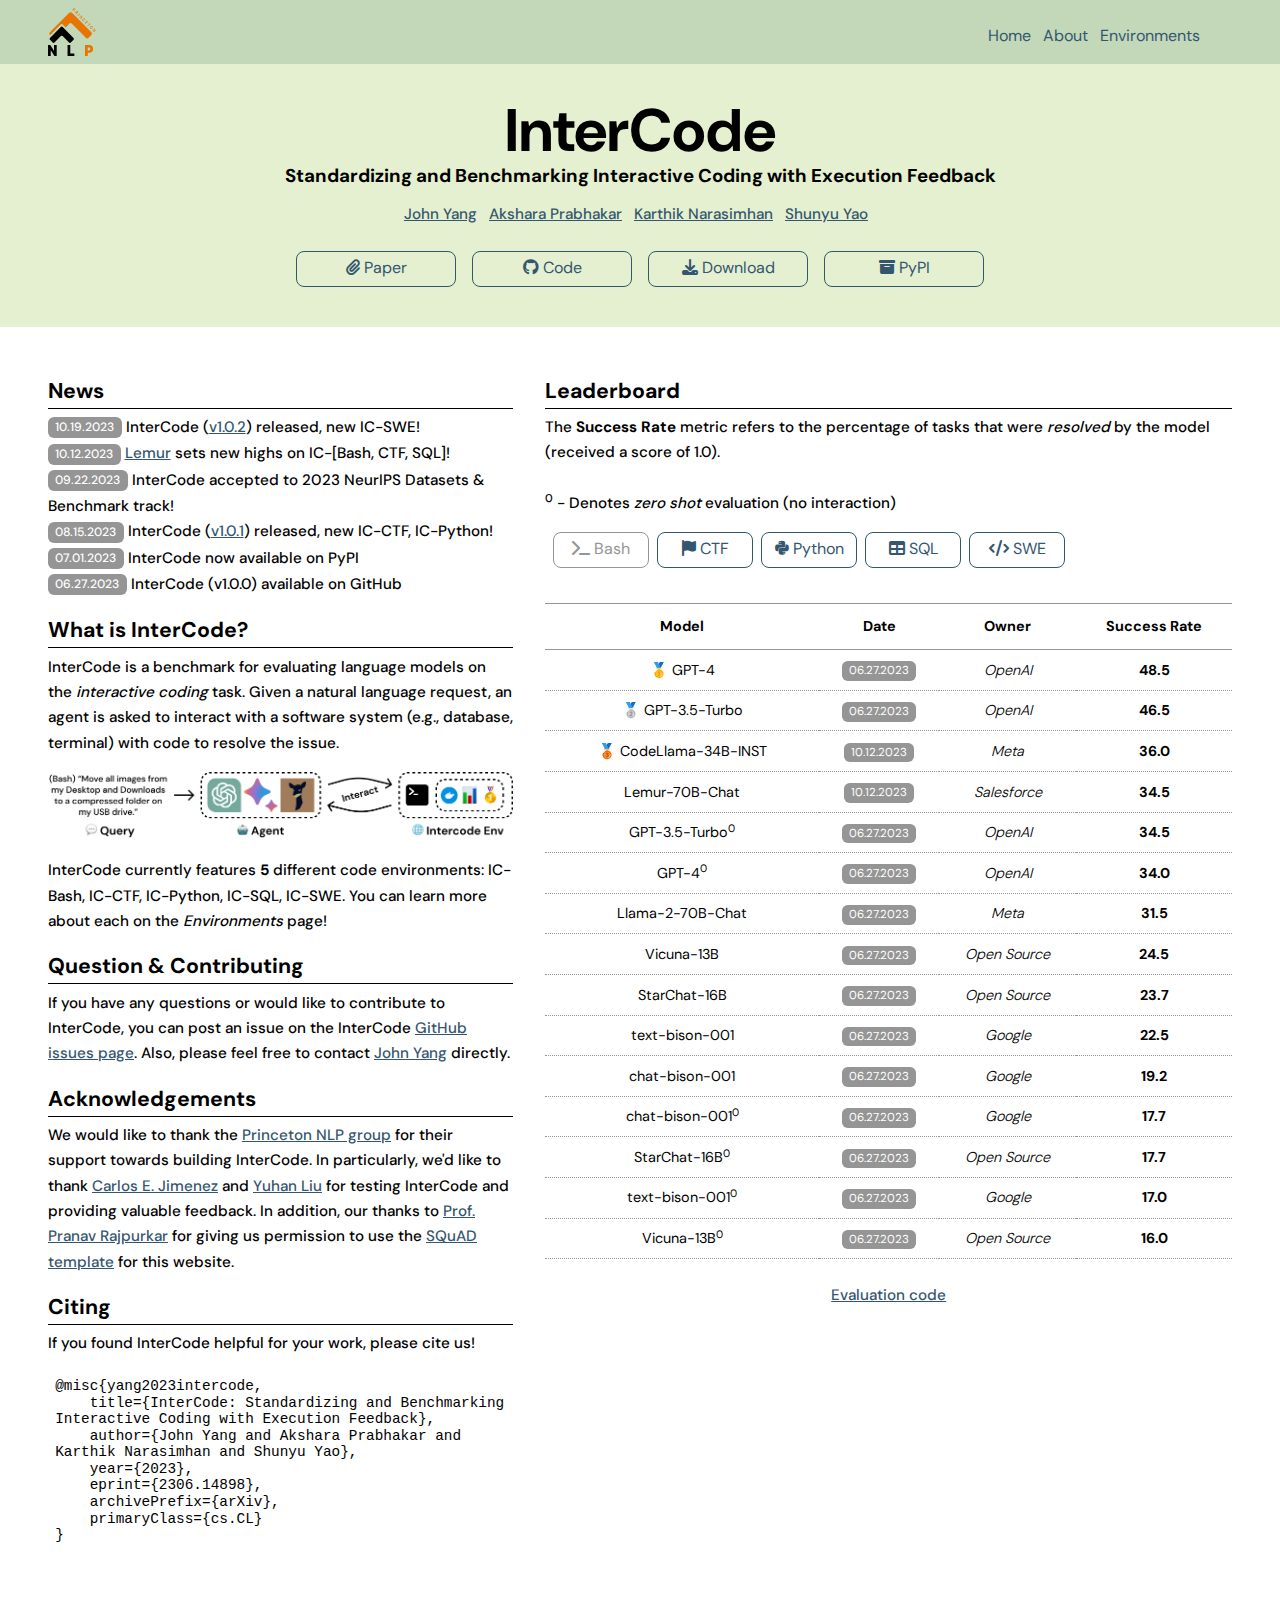
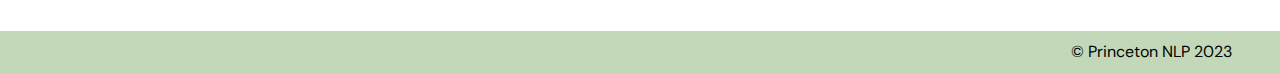
<file: index.html>
<!DOCTYPE html>
<html>
  <head>
    <meta charset="utf-8" />
    <title>InterCode</title>
    <meta name="description" content="InterCode: Standardizing and Benchmarking Interactive Coding with Execution Feedback" />
    <meta http-equiv="X-UA-Compatible" content="IE=edge,chrome=1" />
    <meta name="viewport" content="width=device-width, initial-scale=1, maximum-scale=1, user-scalable=no" />
    <meta property="og:image" content="/logo.png" />
    <!-- <link rel="image_src" type="image/png" href="logo.png" /> -->
    <link rel="shortcut icon" href="favicon.ico" type="image/x-icon" />
    <link rel="icon" href="img/favicon.ico" type="image/x-icon" />
    <link rel="stylesheet" href="css/normalize.css" />
    <link rel="stylesheet" href="css/fonts.css" />
    <link rel="stylesheet" href="css/styles.css" />
    <link rel="stylesheet" href="https://cdnjs.cloudflare.com/ajax/libs/font-awesome/6.2.0/css/all.min.css" integrity="..." crossorigin="anonymous" />
  </head>
  <body>
    <header class="header-container">
      <div class="content-wrapper" style="align-items: center;padding-top:0.5em">
        <img src="img/pnlp-logo.svg" style="width: 3em;" />
        <div class="top-bar">
          <a id="button-home">Home</a>
          &nbsp;
          <a id="button-about">About</a>
          &nbsp;
          <a id="button-envs">Environments</a>
        </div>
      </div>
    </header>
    <section style="background-color: #E4F0D0;">
      <div class="content-wrapper title-wrapper" style="flex-direction:column;">
        <h1 style="font-size:60px;">
          InterCode
        </h1>
        <h3>
          Standardizing and Benchmarking Interactive Coding with Execution Feedback
        </h3>
        <p class="text-content" style="margin-top:1em;">
            <a href="https://john-b-yang.github.io/">John Yang</a> &nbsp;
            <a href="https://aksh555.github.io/">Akshara Prabhakar</a> &nbsp;
            <a href="https://www.cs.princeton.edu/~karthikn/">Karthik Narasimhan</a> &nbsp;
            <a href="https://ysymyth.github.io/">Shunyu Yao</a> &nbsp;
        </p>
        <div class="content-wrapper" style="margin-top:1em;">
            <div class="button-container">
              <a class="button unfilled" href="https://arxiv.org/abs/2306.14898">
                <i class="fa fa-paperclip"></i> Paper
              </a>
            </div>
            <div class="button-container">
              <a class="button unfilled" href="https://github.com/princeton-nlp/intercode">
                <i class="fab fa-github"></i> Code
              </a>
            </div>
            <div class="button-container">
              <a class="button unfilled" href="https://github.com/princeton-nlp/intercode/tree/master/data">
                <i class="fa fa-download"></i> Download
              </a>
            </div>
            <div class="button-container">
              <a class="button unfilled" href="https://pypi.org/project/intercode-bench/">
                <i class="fa fa-archive"></i> PyPI
              </a>
            </div>
        </div>
      </div>
    </section>
    <section class="main-container">
      <!-- Left Column -->
      <div class="content-wrapper">
        <div class="grid-1-2">
          <div class="content-box">
            <h2 class="text-title">News</h2>
            <p class="text-content">
              <span class="label-date">10.19.2023</span>
              InterCode (<a href="https://github.com/princeton-nlp/intercode/blob/master/CHANGELOG.md#102">v1.0.2</a>) released,
              new IC-SWE!
            </p>
            <p class="text-content">
              <span class="label-date">10.12.2023</span>
              <a href="https://arxiv.org/abs/2310.06830">Lemur</a>
              sets new highs on IC-[Bash, CTF, SQL]!
            </p>
            <p class="text-content">
              <span class="label-date">09.22.2023</span>
              InterCode accepted to 2023 NeurIPS Datasets & Benchmark track!
            </p>
            <p class="text-content">
              <span class="label-date">08.15.2023</span>
              InterCode (<a href="https://github.com/princeton-nlp/intercode/blob/master/CHANGELOG.md#101">v1.0.1</a>) released,
              new IC-CTF, IC-Python!
              </a>
            </p>
            <p class="text-content"><span class="label-date">07.01.2023</span> InterCode now available on PyPI</p>
            <p class="text-content"><span class="label-date">06.27.2023</span> InterCode (v1.0.0) available on GitHub</p>
          </div>
          <div class="content-box">
            <h2 class="text-title">What is InterCode?</h2>
            <p class="text-content">
              InterCode is a benchmark for evaluating language models on the <i>interactive coding</i> task.
              Given a natural language request, an agent is asked to interact with a software system
              (e.g., database, terminal) with code to resolve the issue.
            </p>
            <img style="width:100%;margin:1em 0em;" src="img/Preview-Small.png" />
            <p class="text-content">
              InterCode currently features <b>5</b> different code environments: IC-Bash, IC-CTF, IC-Python, IC-SQL, IC-SWE.
              You can learn more about each on the <i>Environments</i> page!
            </p>
          </div>
          <div class="content-box">
            <h2 class="text-title">Question & Contributing</h2>
            <p class="text-content">
              If you have any questions or would like to contribute to InterCode, you can
              post an issue on the InterCode <a href="https://github.com/princeton-nlp/intercode/issues">GitHub issues page</a>.
              Also, please feel free to contact
              <a href="https://john-b-yang.github.io/">John Yang</a> directly.
            </p>
          </div>
          <div class="content-box">
            <h2 class="text-title">Acknowledgements</h2>
            <p class="text-content">
              We would like to thank the
              <a href="https://princeton-nlp.github.io/">Princeton NLP group</a>
              for their support towards building InterCode. In particularly, we'd like to thank
              <a href="http://www.carlosejimenez.com/">Carlos E. Jimenez</a> and 
              <a href="https://liuyuhan1997.github.io/">Yuhan Liu</a> for testing InterCode and
              providing valuable feedback. In addition, our thanks to
              <a href="https://pranavrajpurkar.com/">Prof. Pranav Rajpurkar</a> for giving us permission
              to use the <a href="https://rajpurkar.github.io/SQuAD-explorer/">SQuAD template</a>
              for this website.
            </p>
          </div>
          <div class="content-box">
            <h2 class="text-title">Citing</h2>
            <p class="text-content">
                If you found InterCode helpful for your work, please cite us!
            </p>
            <p class="text-content">
                <pre class="code-segment">@misc{yang2023intercode,
    title={InterCode: Standardizing and Benchmarking Interactive Coding with Execution Feedback}, 
    author={John Yang and Akshara Prabhakar and Karthik Narasimhan and Shunyu Yao},
    year={2023},
    eprint={2306.14898},
    archivePrefix={arXiv},
    primaryClass={cs.CL}
}
                </pre>
            </p>
          </div>
        </div>
        <!-- Right Column -->
        <div class="grid-1-2">
          <div class="content-box">
            <h2 class="text-title">Leaderboard</h2>
            <p class="text-content">
              The <b>Success Rate</b> metric refers to the percentage of tasks
              that were <i>resolved</i> by the model (received a score of 1.0).
              <br><br>
              <sup>0</sup> - Denotes <i>zero shot</i> evaluation (no interaction)
            </p>
            <div class="content-wrapper" style="padding:0;">
              <div class="tablinks button-container button-small" id="tab-bash" onclick="openLeaderboard(event, 'Bash')">
                <a href="#bash" class="button unfilled">
                  <i class="fa fa-terminal"></i> Bash
                </a>
              </div>
              <div class="tablinks button-container button-small" id="tab-ctf" onclick="openLeaderboard(event, 'CTF')">
                <a href="#ctf" class="button unfilled">
                  <i class="fa fa-flag"></i> CTF
                </a>
              </div>
              <div class="tablinks button-container button-small" id="tab-python" onclick="openLeaderboard(event, 'Python')">
                <a href="#ctf" class="button unfilled">
                  <i class="fab fa-python"></i> Python
                </a>
              </div>
              <div class="tablinks button-container button-small" id="tab-sql" onclick="openLeaderboard(event, 'SQL')">
                <a href="#sql" class="button unfilled">
                  <i class="fa fa-table"></i> SQL
                </a>
              </div>
              <div class="tablinks button-container button-small" id="tab-swe" onclick="openLeaderboard(event, 'SWE')">
                <a href="#swe" class="button unfilled">
                  <i class="fa fa-code"></i> SWE
                </a>
              </div>
            </div>
            <div id="Bash" class="tabcontent">
              <table class="content-table">
                <thead><tr><th>Model</th><th>Date</th><th>Owner</th><th>Success Rate</th></tr></thead>
                <tbody>
                  <tr>
                    <td><p class="model-type">🥇 GPT-4</p></td>
                    <td><span class="label-date">06.27.2023</span></td>
                    <td><p class="model-owner">OpenAI</p></td>
                    <td><p class="number">48.5</p></td>
                  </tr>
                  <tr>
                    <td><p class="model-type">🥈 GPT-3.5-Turbo</p></td>
                    <td><span class="label-date">06.27.2023</span></td>
                    <td><p class="model-owner">OpenAI</p></td>
                    <td><p class="number">46.5</p></td>
                  </tr>
                  <tr>
                    <td><p class="model-type">🥉 CodeLlama-34B-INST</p></td>
                    <td><span class="label-date">10.12.2023</span></td>
                    <td><p class="model-owner">Meta</p></td>
                    <td><p class="number">36.0</p></td>
                  </tr>
                  <tr>
                    <td><p class="model-type">Lemur-70B-Chat</p></td>
                    <td><span class="label-date">10.12.2023</span></td>
                    <td><p class="model-owner">Salesforce</p></td>
                    <td><p class="number">34.5</p></td>
                  </tr>
                  <tr>
                    <td><p class="model-type">GPT-3.5-Turbo<sup>0</sup></p></td>
                    <td><span class="label-date">06.27.2023</span></td>
                    <td><p class="model-owner">OpenAI</p></td>
                    <td><p class="number">34.5</p></td>
                  </tr>
                  <tr>
                    <td><p class="model-type">GPT-4<sup>0</sup></p></td>
                    <td><span class="label-date">06.27.2023</span></td>
                    <td><p class="model-owner">OpenAI</p></td>
                    <td><p class="number">34.0</p></td>
                  </tr>
                  <tr>
                    <td><p class="model-type">Llama-2-70B-Chat</p></td>
                    <td><span class="label-date">06.27.2023</span></td>
                    <td><p class="model-owner">Meta</p></td>
                    <td><p class="number">31.5</p></td>
                  </tr>
                  <tr>
                    <td><p class="model-type">Vicuna-13B</p></td>
                    <td><span class="label-date">06.27.2023</span></td>
                    <td><p class="model-owner">Open Source</p></td>
                    <td><p class="number">24.5</p></td>
                  </tr>
                  <tr>
                    <td><p class="model-type">StarChat-16B</p></td>
                    <td><span class="label-date">06.27.2023</span></td>
                    <td><p class="model-owner">Open Source</p></td>
                    <td><p class="number">23.7</p></td>
                  </tr>
                  <tr>
                    <td><p class="model-type">text-bison-001</p></td>
                    <td><span class="label-date">06.27.2023</span></td>
                    <td><p class="model-owner">Google</p></td>
                    <td><p class="number">22.5</p></td>
                  </tr>
                  <tr>
                    <td><p class="model-type">chat-bison-001</p></td>
                    <td><span class="label-date">06.27.2023</span></td>
                    <td><p class="model-owner">Google</p></td>
                    <td><p class="number">19.2</p></td>
                  </tr>
                  <tr>
                    <td><p class="model-type">chat-bison-001<sup>0</sup></p></td>
                    <td><span class="label-date">06.27.2023</span></td>
                    <td><p class="model-owner">Google</p></td>
                    <td><p class="number">17.7</p></td>
                  </tr>
                  <tr>
                    <td><p class="model-type">StarChat-16B<sup>0</sup></p></td>
                    <td><span class="label-date">06.27.2023</span></td>
                    <td><p class="model-owner">Open Source</p></td>
                    <td><p class="number">17.7</p></td>
                  </tr>
                  <tr>
                    <td><p class="model-type">text-bison-001<sup>0</sup></p></td>
                    <td><span class="label-date">06.27.2023</span></td>
                    <td><p class="model-owner">Google</p></td>
                    <td><p class="number">17.0</p></td>
                  </tr>
                  <tr>
                    <td><p class="model-type">Vicuna-13B<sup>0</sup></p></td>
                    <td><span class="label-date">06.27.2023</span></td>
                    <td><p class="model-owner">Open Source</p></td>
                    <td><p class="number">16.0</p></td>
                  </tr>
                </tbody>
              </table>
            </div>
            <div id="CTF" class="tabcontent">
              <table class="content-table">
                <thead><tr><th>Model</th><th>Date</th><th>Owner</th><th>Success Rate</th></tr></thead>
                <tbody>
                  <tr>
                    <td><p class="model-type">🥇 GPT-4</p></td>
                    <td><span class="label-date">10.12.2023</span></td>
                    <td><p class="model-owner">OpenAI</p></td>
                    <td><p class="number">37.0</p></td>
                  </tr>
                  <tr>
                    <td><p class="model-type">🥈 Lemur-70B-Chat</p></td>
                    <td><span class="label-date">10.12.2023</span></td>
                    <td><p class="model-owner">Salesforce</p></td>
                    <td><p class="number">22.0</p></td>
                  </tr>
                  <tr>
                    <td><p class="model-type">🥉 CodeLlama-34B-INST</p></td>
                    <td><span class="label-date">10.12.2023</span></td>
                    <td><p class="model-owner">Meta</p></td>
                    <td><p class="number">16.0</p></td>
                  </tr>
                  <tr>
                    <td><p class="model-type">GPT-3.5-Turbo</p></td>
                    <td><span class="label-date">10.12.2023</span></td>
                    <td><p class="model-owner">OpenAI</p></td>
                    <td><p class="number">11.0</p></td>
                  </tr>
                  <tr>
                    <td><p class="model-type">Llama-2-70B-Chat</p></td>
                    <td><span class="label-date">10.12.2023</span></td>
                    <td><p class="model-owner">Meta</p></td>
                    <td><p class="number">9.0</p></td>
                  </tr>
                </tbody>
              </table>
            </div>
            <div id="Python" class="tabcontent">
              <table class="content-table">
                <thead><tr><th>Model</th><th>Date</th><th>Owner</th><th>Success Rate</th></tr></thead>
                <tbody>
                  <tr>
                    <td>Be the first!</td>
                    <td></td>
                    <td></td>
                    <td></td>
                  </tr>
                </tbody>
              </table>
            </div>
            <div id="SQL" class="tabcontent">
              <table class="content-table">
                <thead><tr><th>Model</th><th>Date</th><th>Owner</th><th>Success Rate</th></tr></thead>
                <tbody>
                  <tr>
                    <td><p class="model-type">🥇 GPT-4</p></td>
                    <td><span class="label-date">06.27.2023</span></td>
                    <td><p class="model-owner">OpenAI</p></td>
                    <td><p class="number">84.4</p></td>
                  </tr>
                  <tr>
                    <td><p class="model-type">🥈 Lemur-70B-Chat</p></td>
                    <td><span class="label-date">10.12.2023</span></td>
                    <td><p class="model-owner">Salesforce</p></td>
                    <td><p class="number">73.39</p></td>
                  </tr>
                  <tr>
                    <td><p class="model-type">🥉 GPT-3.5-Turbo</p></td>
                    <td><span class="label-date">06.27.2023</span></td>
                    <td><p class="model-owner">OpenAI</p></td>
                    <td><p class="number">72.82</p></td>
                  </tr>
                  <tr>
                    <td><p class="model-type">Llama-2-70B-Chat</p></td>
                    <td><span class="label-date">10.12.2023</span></td>
                    <td><p class="model-owner">Meta</p></td>
                    <td><p class="number">67.89</p></td>
                  </tr>
                  <tr>
                    <td><p class="model-type">CodeLlama-34B-INST</p></td>
                    <td><span class="label-date">10.12.2023</span></td>
                    <td><p class="model-owner">Meta</p></td>
                    <td><p class="number">67.79</p></td>
                  </tr>
                  <tr>
                    <td><p class="model-type">text-bison-001</p></td>
                    <td><span class="label-date">06.27.2023</span></td>
                    <td><p class="model-owner">Google</p></td>
                    <td><p class="number">12.9</p></td>
                  </tr>
                  <tr>
                    <td><p class="model-type">text-bison-001<sup>0</sup></p></td>
                    <td><span class="label-date">06.27.2023</span></td>
                    <td><p class="model-owner">Google</p></td>
                    <td><p class="number">11.5</p></td>
                  </tr>
                  <tr>
                    <td><p class="model-type">GPT-3.5-Turbo<sup>0</sup></p></td>
                    <td><span class="label-date">06.27.2023</span></td>
                    <td><p class="model-owner">OpenAI</p></td>
                    <td><p class="number">10.5</p></td>
                  </tr>
                  <tr>
                    <td><p class="model-type">chat-bison-001</p></td>
                    <td><span class="label-date">06.27.2023</span></td>
                    <td><p class="model-owner">Google</p></td>
                    <td><p class="number">9.9</p></td>
                  </tr>
                  <tr>
                    <td><p class="model-type">StarChat-16B</p></td>
                    <td><span class="label-date">06.27.2023</span></td>
                    <td><p class="model-owner">Open Source</p></td>
                    <td><p class="number">9.7</p></td>
                  </tr>
                  <tr>
                    <td><p class="model-type">GPT-4<sup>0</sup></p></td>
                    <td><span class="label-date">06.27.2023</span></td>
                    <td><p class="model-owner">OpenAI</p></td>
                    <td><p class="number">9.1</p></td>
                  </tr>
                  <tr>
                    <td><p class="model-type">StarChat-16B<sup>0</sup></p></td>
                    <td><span class="label-date">06.27.2023</span></td>
                    <td><p class="model-owner">Open Source</p></td>
                    <td><p class="number">8.9</p></td>
                  </tr>
                  <tr>
                    <td><p class="model-type">chat-bison-001<sup>0</sup></p></td>
                    <td><span class="label-date">06.27.2023</span></td>
                    <td><p class="model-owner">Google</p></td>
                    <td><p class="number">7.9</p></td>
                  </tr>
                  <tr>
                    <td><p class="model-type">Vicuna-13B</p></td>
                    <td><span class="label-date">06.27.2023</span></td>
                    <td><p class="model-owner">Open Source</p></td>
                    <td><p class="number">6.3</p></td>
                  </tr>
                  <tr>
                    <td><p class="model-type">Vicuna-13B<sup>0</sup></p></td>
                    <td><span class="label-date">06.27.2023</span></td>
                    <td><p class="model-owner">Open Source</p></td>
                    <td><p class="number">2.6</p></td>
                  </tr>
                </tbody>
              </table>
            </div>
            <div id="SWE" class="tabcontent">
              <table class="content-table">
                <thead><tr><th>Model</th><th>Date</th><th>Owner</th><th>Success Rate</th></tr></thead>
                <tbody>
                  <tr>
                    <td>Be the first!</td>
                    <td></td>
                    <td></td>
                    <td></td>
                  </tr>
                </tbody>
              </table>
            </div>
            <div class="centered-text-container" style="margin-top:1.5em;">
              <p class="text-content centralize-text">
                <a href="https://github.com/princeton-nlp/intercode/tree/master/experiments">Evaluation code</a>
              </p>
            </div>
          </div>
        </div>
      </div>
    </section>
    <footer class="footer-container">
      <div class="content-wrapper">
        <div class="footer-text"><a href="https://princeton-nlp.github.io/">© Princeton NLP 2023</a></div>
      </div>
    </footer>
    <script>
      function openLeaderboard(evt, leaderboard) {
        var i, tabcontent, tablinks;
        // Get elements by class
        tabcontent = document.getElementsByClassName("tabcontent");
        for (i = 0; i < tabcontent.length; i++) {
          tabcontent[i].style.display = "none";
        }
        // Remove active class
        tablinks = document.getElementsByClassName("tablinks");
        for (i = 0; i < tablinks.length; i++) {
          tablinks[i].className = tablinks[i].className.replace(" active", "");
        }
        // Make current tab active
        document.getElementById(leaderboard).style.display = "block";
        evt.currentTarget.className += " active";
      }
      window.onload = function () {
        openLeaderboard(event, "Bash");
        document.getElementById("tab-bash").className += " active";
      };

      var myButton = document.getElementById('button-home');
      myButton.addEventListener('click', function() {
        window.location.href = '/';
      });
      var myButton = document.getElementById('button-about');
      myButton.addEventListener('click', function() {
        window.location.href = 'about.html';
      });
      var myButton = document.getElementById('button-envs');
      myButton.addEventListener('click', function() {
        window.location.href = 'environments.html';
      });
    </script>
  </body>
</html>
</file>
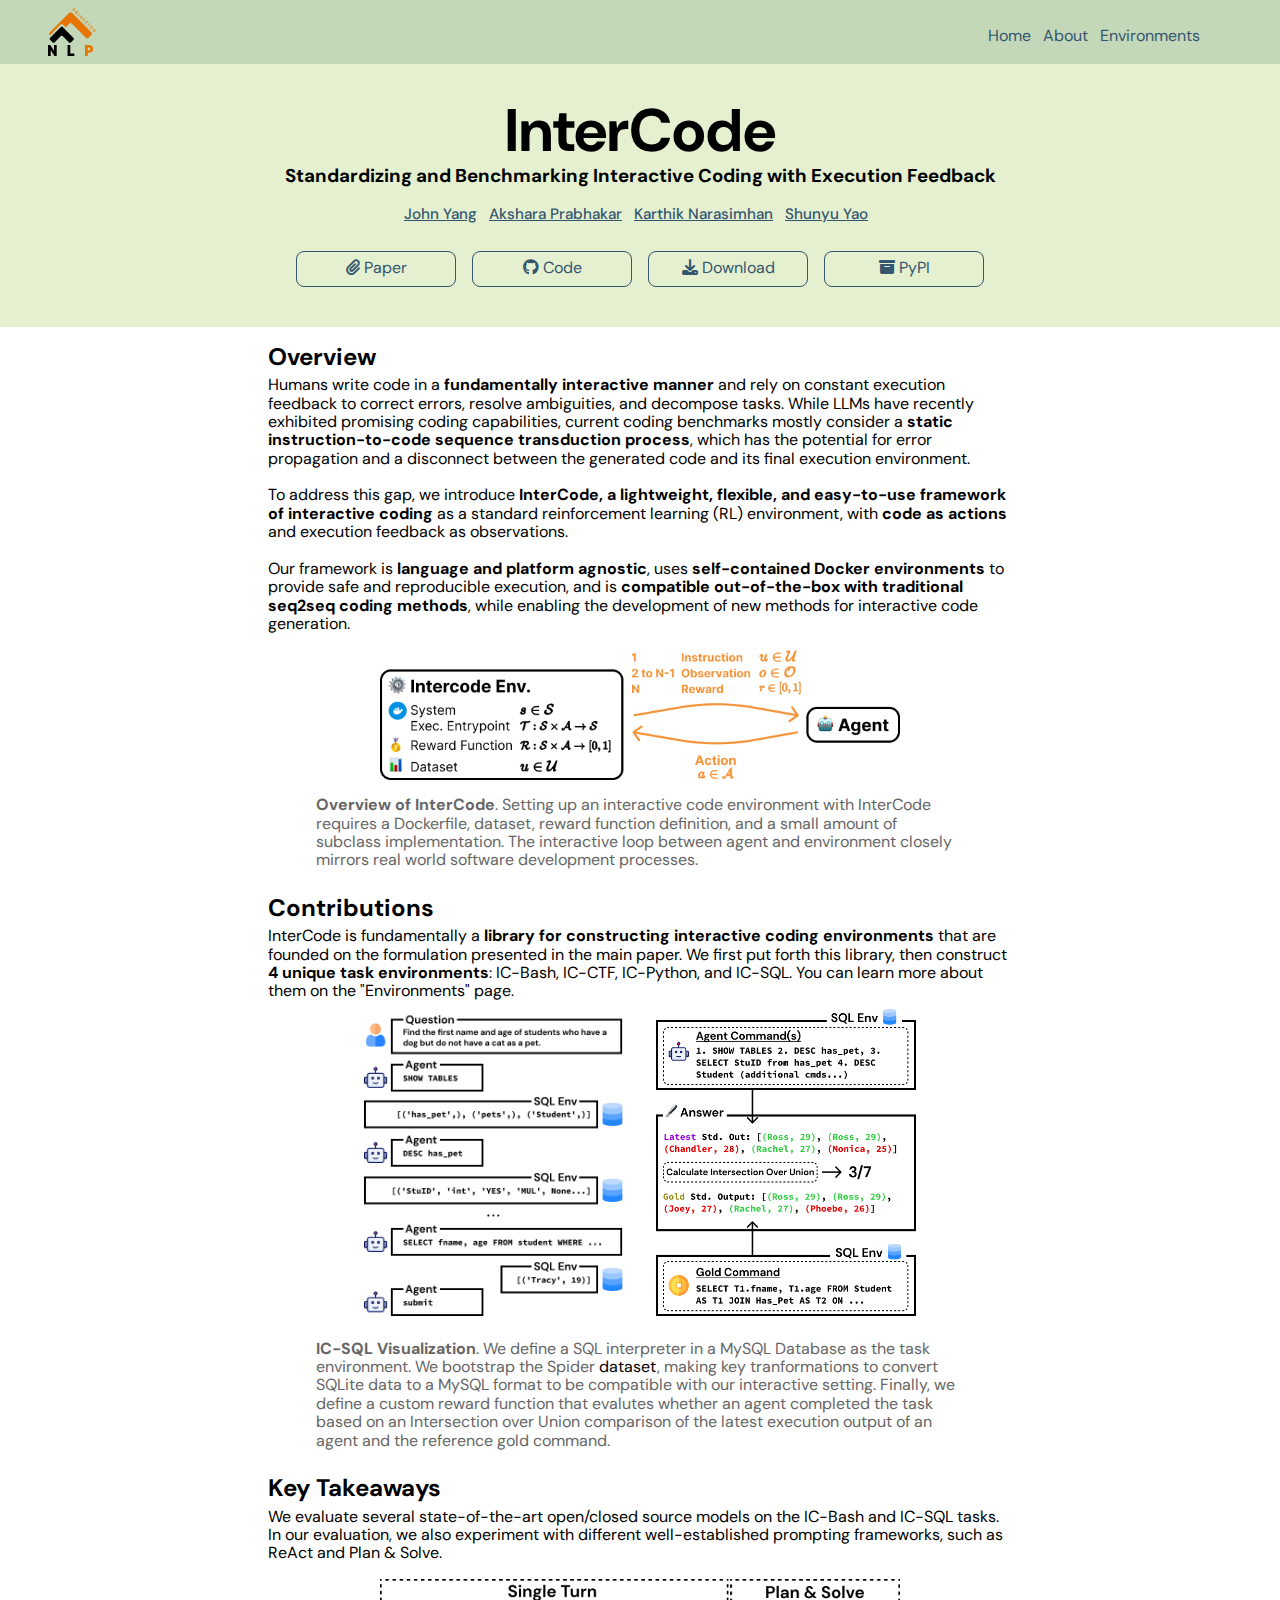
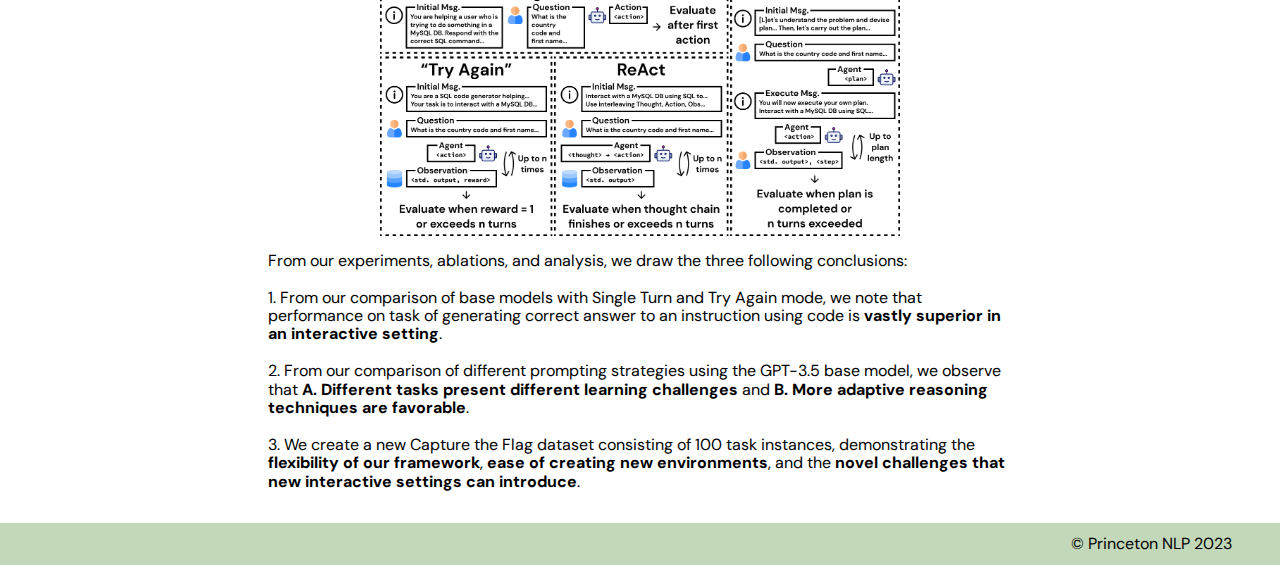
<file: about.html>
<!DOCTYPE html>
<html>
  <head>
    <meta charset="utf-8" />
    <title>InterCode</title>
    <meta name="description" content="InterCode: Standardizing and Benchmarking Interactive Coding with Execution Feedback" />
    <meta http-equiv="X-UA-Compatible" content="IE=edge,chrome=1" />
    <meta name="viewport" content="width=device-width, initial-scale=1, maximum-scale=1, user-scalable=no" />
    <meta property="og:image" content="/logo.png" />
    <!-- <link rel="image_src" type="image/png" href="logo.png" /> -->
    <link rel="shortcut icon" href="favicon.ico" type="image/x-icon" />
    <link rel="icon" href="img/favicon.ico" type="image/x-icon" />
    <link rel="stylesheet" href="css/normalize.css" />
    <link rel="stylesheet" href="css/fonts.css" />
    <link rel="stylesheet" href="css/styles.css" />
    <link rel="stylesheet" href="https://cdnjs.cloudflare.com/ajax/libs/font-awesome/6.2.0/css/all.min.css" integrity="..." crossorigin="anonymous" />
    <!-- Google tag (gtag.js) -->
    <script async src="https://www.googletagmanager.com/gtag/js?id=G-CP6WPVVHH4"></script>
    <script>
      window.dataLayer = window.dataLayer || [];
      function gtag(){dataLayer.push(arguments);}
      gtag('js', new Date());

      gtag('config', 'G-CP6WPVVHH4');
    </script>
  </head>
  <body>
    <header class="header-container">
      <div class="content-wrapper" style="align-items: center;padding-top:0.5em">
        <img src="img/pnlp-logo.svg" style="width: 3em;" />
        <div class="top-bar">
          <a id="button-home">Home</a>
          &nbsp;
          <a id="button-about">About</a>
          &nbsp;
          <a id="button-envs">Environments</a>
        </div>
      </div>
    </header>
    <section style="background-color: #E4F0D0;">
      <div class="content-wrapper title-wrapper" style="flex-direction:column;">
        <h1 style="font-size:60px;">
          InterCode
        </h1>
        <h3>
          Standardizing and Benchmarking Interactive Coding with Execution Feedback
        </h3>
        <p class="text-content" style="margin-top:1em;">
            <a href="https://john-b-yang.github.io/">John Yang</a> &nbsp;
            <a href="https://aksh555.github.io/">Akshara Prabhakar</a> &nbsp;
            <a href="https://www.cs.princeton.edu/~karthikn/">Karthik Narasimhan</a> &nbsp;
            <a href="https://ysymyth.github.io/">Shunyu Yao</a> &nbsp;
        </p>
        <div class="content-wrapper" style="margin-top:1em;">
            <div class="button-container">
              <a class="button unfilled" href="https://arxiv.org/abs/2306.14898">
                <i class="fa fa-paperclip"></i> Paper
              </a>
            </div>
            <div class="button-container">
              <a class="button unfilled" href="https://github.com/princeton-nlp/intercode">
                <i class="fab fa-github"></i> Code
              </a>
            </div>
            <div class="button-container">
              <a class="button unfilled" href="https://github.com/princeton-nlp/intercode/tree/master/data">
                <i class="fa fa-download"></i> Download
              </a>
            </div>
            <div class="button-container">
              <a class="button unfilled" href="https://pypi.org/project/intercode-bench/">
                <i class="fa fa-archive"></i> PyPI
              </a>
            </div>
        </div>
      </div>
    </section>
    <section class="main-container">
      <div class="content-wrapper about">
        <h2 style="margin-bottom:0.25em;">Overview</h2>
        <p>
          Humans write code in a <b>fundamentally interactive manner</b> and rely on constant execution feedback to correct errors, resolve ambiguities, and decompose tasks.
          While LLMs have recently exhibited promising coding capabilities, current coding benchmarks mostly consider a <b>static instruction-to-code sequence transduction process</b>, which has the potential for error propagation and a disconnect between the generated code and its final execution environment.
          <br><br>
          To address this gap, we introduce <b>InterCode, a lightweight, flexible, and easy-to-use framework of interactive coding</b> as a standard reinforcement learning (RL) environment, with <b>code as actions</b> and execution feedback as observations.
          <br><br>
          Our framework is <b>language and platform agnostic</b>, uses <b>self-contained Docker environments</b> to provide safe and reproducible execution, and is <b>compatible out-of-the-box with traditional seq2seq coding methods</b>, while enabling the development of new methods for interactive code generation.
        </p>
        <img src="img/Formulation.png" class="image-content" />
        <p class="caption">
          <b>Overview of InterCode</b>. Setting up an interactive code environment with InterCode requires a
          Dockerfile, dataset, reward function definition, and a small amount of subclass implementation. The
          interactive loop between agent and environment closely mirrors real world software development processes.
        </p>
        <h2 style="margin-bottom:0.25em;margin-top:1em;">Contributions</h2>
        <p>
          InterCode is fundamentally a <b>library for constructing interactive coding environments</b> that are founded on the formulation presented in the main paper. We first put forth this library, then construct <b>4 unique task environments</b>: IC-Bash, IC-CTF, IC-Python, and IC-SQL. You can learn more about them on the "Environments" page.
        </p>
        <div class="image-pair">
          <img src="img/Traj-SQL.png" style="width:35%;vertical-align:top;margin-right:1em;" />
          <img src="img/Reward-SQL.png" style="width:35%;vertical-align:top;margin-left:1em;" />
        </div>
        <p class="caption">
          <b>IC-SQL Visualization</b>. We define a SQL interpreter in a MySQL Database as the task environment. We bootstrap the Spider <a href="https://yale-lily.github.io/spider">dataset</a>, making key tranformations to convert SQLite data to a MySQL format to be compatible with our interactive setting. Finally, we define a custom reward function that evalutes whether an agent completed the task based on an Intersection over Union comparison of the latest execution output of an agent and the reference gold command.
        </p>
        <h2 style="margin-bottom:0.25em;margin-top:1em;">Key Takeaways</h2>
        <p>
          We evaluate several state-of-the-art open/closed source models on the IC-Bash and IC-SQL tasks. In our evaluation, we also experiment with different well-established prompting frameworks, such as ReAct and Plan & Solve.
        </p>
        <img src="img/Approaches.png" class="image-content" />
        <p style="margin-top:1em;">
          From our experiments, ablations, and analysis, we draw the three following conclusions:
          <br><br>
          1. From our comparison of base models with Single Turn and Try Again mode, we note that performance on task of generating correct answer to an instruction using code is <b>vastly superior in an interactive setting</b>.
          <br><br>
          2. From our comparison of different prompting strategies using the GPT-3.5 base model, we observe that <b>A. Different tasks present different learning challenges</b> and <b>B. More adaptive reasoning techniques are favorable</b>.
          <br><br>
          3. We create a new Capture the Flag dataset consisting of 100 task instances, demonstrating the <b>flexibility of our framework</b>, <b>ease of creating new environments</b>, and the <b>novel challenges that new interactive settings can introduce</b>.
        </p>
      </div>
    </section>
    <footer class="footer-container">
      <div class="content-wrapper">
        <div class="footer-text">
          <a href="https://princeton-nlp.github.io/">
            © Princeton NLP 2023
          </a>
        </div>
      </div>
    </footer>
    <script>
      var myButton = document.getElementById('button-home');
      myButton.addEventListener('click', function() {
        window.location.href = '/';
      });
      var myButton = document.getElementById('button-about');
      myButton.addEventListener('click', function() {
        window.location.href = 'about.html';
      });
      var myButton = document.getElementById('button-envs');
      myButton.addEventListener('click', function() {
        window.location.href = 'environments.html';
      });
    </script>
  </body>
</html>
</file>
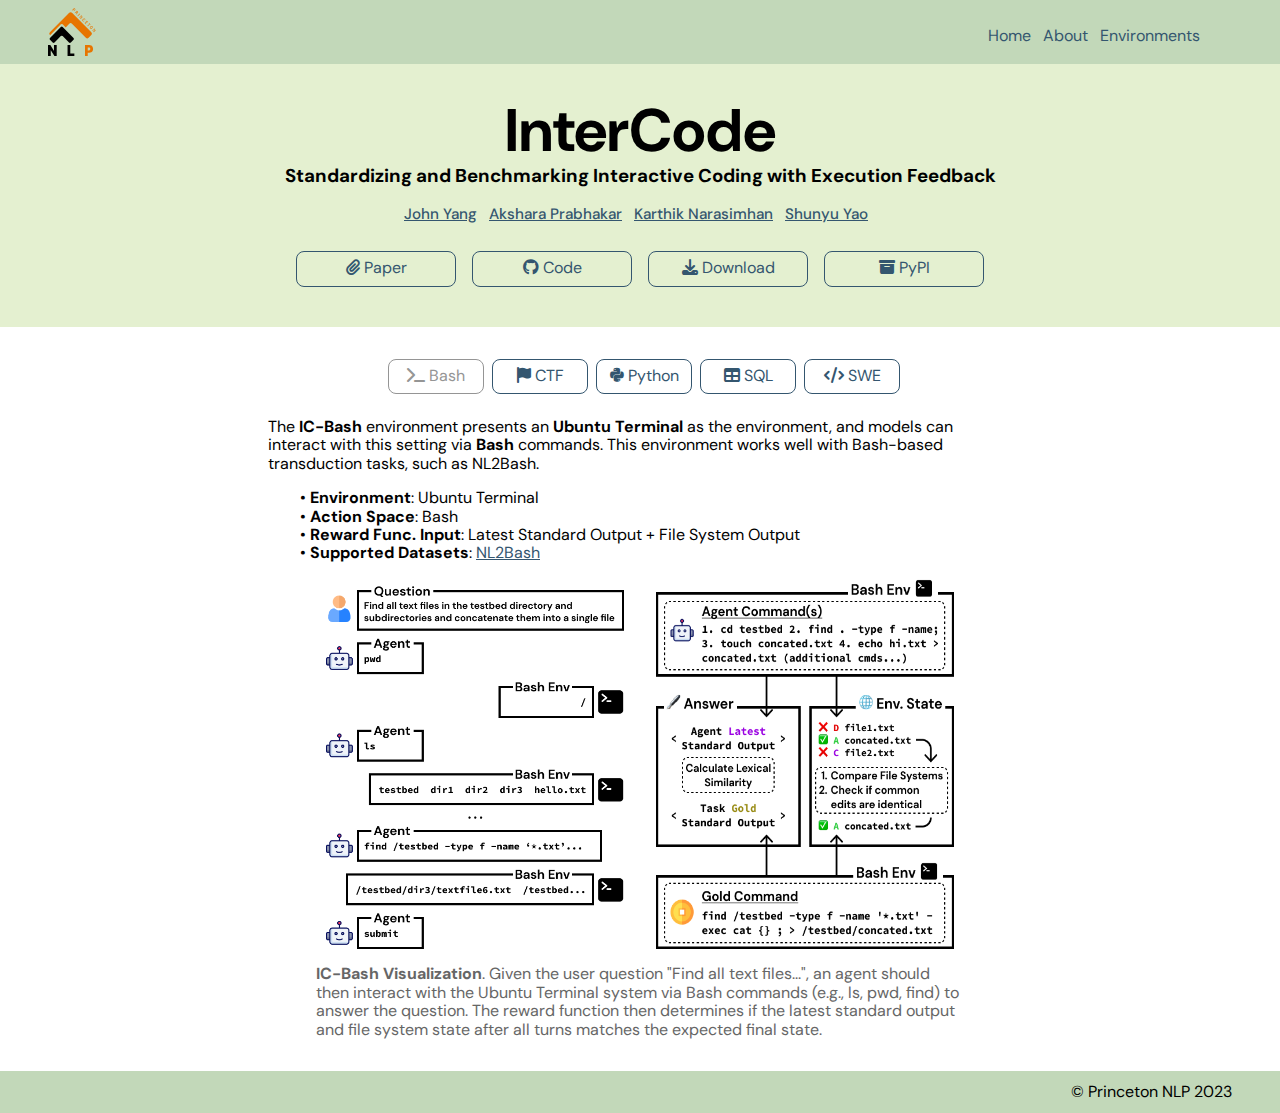
<file: environments.html>
<!DOCTYPE html>
<html>
  <head>
    <meta charset="utf-8" />
    <title>InterCode</title>
    <meta name="description" content="InterCode: Standardizing and Benchmarking Interactive Coding with Execution Feedback" />
    <meta http-equiv="X-UA-Compatible" content="IE=edge,chrome=1" />
    <meta name="viewport" content="width=device-width, initial-scale=1, maximum-scale=1, user-scalable=no" />
    <meta property="og:image" content="/logo.png" />
    <!-- <link rel="image_src" type="image/png" href="logo.png" /> -->
    <link rel="shortcut icon" href="favicon.ico" type="image/x-icon" />
    <link rel="icon" href="img/favicon.ico" type="image/x-icon" />
    <link rel="stylesheet" href="css/normalize.css" />
    <link rel="stylesheet" href="css/fonts.css" />
    <link rel="stylesheet" href="css/styles.css" />
    <link rel="stylesheet" href="https://cdnjs.cloudflare.com/ajax/libs/font-awesome/6.2.0/css/all.min.css" integrity="..." crossorigin="anonymous" />
  </head>
  <body>
    <header class="header-container">
      <div class="content-wrapper header">
        <img src="img/pnlp-logo.svg" style="width: 3em;" />
        <div class="top-bar">
          <a id="button-home">Home</a>
          &nbsp;
          <a id="button-about">About</a>
          &nbsp;
          <a id="button-envs">Environments</a>
        </div>
      </div>
    </header>
    <section style="background-color: #E4F0D0;">
      <div class="content-wrapper title-wrapper" style="flex-direction:column;">
        <h1 style="font-size:60px;">
          InterCode
        </h1>
        <h3>
          Standardizing and Benchmarking Interactive Coding with Execution Feedback
        </h3>
        <p class="text-content" style="margin-top:1em;">
            <a href="https://john-b-yang.github.io/">John Yang</a> &nbsp;
            <a href="https://aksh555.github.io/">Akshara Prabhakar</a> &nbsp;
            <a href="https://www.cs.princeton.edu/~karthikn/">Karthik Narasimhan</a> &nbsp;
            <a href="https://ysymyth.github.io/">Shunyu Yao</a> &nbsp;
        </p>
        <div class="content-wrapper" style="margin-top:1em;">
            <div class="button-container">
              <a class="button unfilled" href="https://arxiv.org/abs/2306.14898">
                <i class="fa fa-paperclip"></i> Paper
              </a>
            </div>
            <div class="button-container">
              <a class="button unfilled" href="https://github.com/princeton-nlp/intercode">
                <i class="fab fa-github"></i> Code
              </a>
            </div>
            <div class="button-container">
              <a class="button unfilled" href="https://github.com/princeton-nlp/intercode/tree/master/data">
                <i class="fa fa-download"></i> Download
              </a>
            </div>
            <div class="button-container">
              <a class="button unfilled" href="https://pypi.org/project/intercode-bench/">
                <i class="fa fa-archive"></i> PyPI
              </a>
            </div>
        </div>
      </div>
    </section>
    <section class="main-container">
      <div class="content-wrapper" style="justify-content: center;align-items: center;">
        <div class="tablinks button-container button-small" id="tab-bash" onclick="openLeaderboard(event, 'Bash')">
          <a href="#bash" class="button unfilled">
            <i class="fa fa-terminal"></i> Bash
          </a>
        </div>
        <div class="tablinks button-container button-small" id="tab-ctf" onclick="openLeaderboard(event, 'CTF')">
          <a href="#ctf" class="button unfilled">
            <i class="fa fa-flag"></i> CTF
          </a>
        </div>
        <div class="tablinks button-container button-small" id="tab-python" onclick="openLeaderboard(event, 'Python')">
          <a href="#ctf" class="button unfilled">
            <i class="fab fa-python"></i> Python
          </a>
        </div>
        <div class="tablinks button-container button-small" id="tab-sql" onclick="openLeaderboard(event, 'SQL')">
          <a href="#sql" class="button unfilled">
            <i class="fa fa-table"></i> SQL
          </a>
        </div>
        <div class="tablinks button-container button-small" id="tab-swe" onclick="openLeaderboard(event, 'SWE')">
          <a href="#swe" class="button unfilled">
            <i class="fa fa-code"></i> SWE
          </a>
        </div>
      </div>
      <div class="content-wrapper envs" style="margin-top:1em;">
        <div id="Bash" class="tabcontent">
          <p>
            The <b>IC-Bash</b> environment presents an <b>Ubuntu Terminal</b> as the environment, and models can interact with this setting via <b>Bash</b> commands. This environment works well with Bash-based transduction tasks, such as NL2Bash.
          </p>
          <p class="points">
            &bullet; <b>Environment</b>: Ubuntu Terminal<br>
            &bullet; <b>Action Space</b>: Bash<br>
            &bullet; <b>Reward Func. Input</b>: Latest Standard Output + File System Output<br>
            &bullet; <b>Supported Datasets</b>: <a href="https://github.com/princeton-nlp/intercode/tree/master/data/bash/nl2bash">NL2Bash</a>
          </p>
          <div class="image-pair">
            <img src="img/Traj-Bash.png" style="width:40%;vertical-align:top;margin-right:1em;" />
            <img src="img/Reward-Bash.png" style="width:40%;vertical-align:top;margin-left:1em;" />
          </div>
          <p class="caption">
            <b>IC-Bash Visualization</b>. Given the user question "Find all text files...", an agent should then interact with the Ubuntu Terminal system via Bash commands (e.g., ls, pwd, find) to answer the question. The reward function then determines if the latest standard output and file system state after all turns matches the expected final state.
          </p>
        </div>
        <div id="CTF" class="tabcontent">
          <p>
            The <b>IC-CTF</b> environment presents an <b>Ubuntu Terminal</b> as the environment, and models can interact with this setting via <b>Bash</b> and <b>Python</b> commands. The goal, which mirrors the real-world <a href="https://en.wikipedia.org/wiki/Capture_the_flag_(cybersecurity)">cybersecurity game</a>, is to find and submit a <b>flag</b> (a text string) hidden in the system.
          </p>
          <p style="margin-top:1em;">
            The CTF dataset is unique in that it essentially <b>requires interaction</b> for task completion.
            For the majority of tasks, it's likely that a <b>model must try out multiple solutions</b> that lead to dead ends before executing a successful approach.
            <b>Single turn task completion is impossible</b> with the exception of the easiest instances.
          </p>
          <p class="points">
            &bullet; <b>Environment</b>: Ubuntu Terminal<br>
            &bullet; <b>Action Space</b>: Bash, Python<br>
            &bullet; <b>Reward Func. Input</b>: Submission of <i>Flag</i><br>
            &bullet; <b>Supported Datasets</b>: <a href="https://github.com/princeton-nlp/intercode/tree/master/data/ctf">InterCode-CTF</a>
          </p>
          <img src="img/Traj-CTF.png" style="width:100%;" />
          <p class="caption">
            <b>IC-CTF Visualization</b>. Each IC-CTF task has a unique set of digital assets (e.g., files, folders, executables) made available to the agent. The agent can interact with the environment via Bash and Python commands to find the flag. The reward function determines checks if the flag is correct.
          </p>
        </div>
        <div id="Python" class="tabcontent">
          <p>
            The <b>IC-Python</b> environment presents a <b>Python Interpreter</b> as the environment, and models can interact with this setting via <b>Python</b> commands. This environment leverages Python-based transduction and code completion datasets.
          </p>
          <p class="points">
            &bullet; <b>Environment</b>: Python 3.9 Interpreter<br>
            &bullet; <b>Action Space</b>: Python<br>
            &bullet; <b>Reward Func. Input</b>: Latest Standard Output<br>
            &bullet; <b>Supported Datasets</b>:
              <a href="https://github.com/princeton-nlp/intercode/tree/master/data/python/apps">APPS</a>, <a href="https://github.com/princeton-nlp/intercode/tree/master/data/python/mbpp">MBPP</a>
          </p>
          <div class="image-pair">
            <img src="img/Traj-Py.png" style="width:40%;vertical-align:top;margin-right:1em;" />
            <img src="img/Reward-Py.png" style="width:40%;height:auto;vertical-align:top;margin-left:1em;" />
          </div>
          <p class="caption">
            <b>IC-Python Visualization</b>. In this setting, an agent interacts with a Python Interpreter to 1. implement the requested method and 2. write test cases to determine if the function is working correctly. Upon submission, the reward function then evaluates the agent's implementation with a set of unit tests.
          </p>
        </div>
        <div id="SQL" class="tabcontent">
          <p>
            The <b>IC-SQL</b> environment presents a <b>MySQL Database</b> as the environment, and models can interact with this setting via <b>SQL</b> commands. This environment leverages SQL-based transduction tasks.
          </p>
          <p class="points">
            &bullet; <b>Environment</b>: MySQL Database<br>
            &bullet; <b>Action Space</b>: SQL<br>
            &bullet; <b>Reward Func. Input</b>: Latest Standard Output<br>
            &bullet; <b>Supported Datasets</b>: <a href="https://github.com/princeton-nlp/intercode/tree/master/data/sql/spider">Spider</a>, <a href="https://github.com/princeton-nlp/intercode/tree/master/data/sql/wikisql">WikiSQL</a>, <a href="https://github.com/princeton-nlp/intercode/tree/master/data/sql/bird">BIRD-SQL</a>
          </p>
          <div class="image-pair">
            <img src="img/Traj-SQL.png" style="width:40%;vertical-align:top;margin-right:1em;" />
            <img src="img/Reward-SQL.png" style="width:40%;vertical-align:top;margin-left:1em;" />
          </div>
          <p class="caption">
            <b>IC-SQL Visualization</b>. We define a SQL interpreter in a MySQL Database as the task environment. An agent interacts with SQL commands (e.g., DESCRIBE, SELECT, SHOW) to answer the question. The reward function compares the latest standard output to the expected standard output via an intersection over union (IoU) to determine how many records match correctly.
          </p>
        </div>
        <div id="SWE" class="tabcontent">
          <p>
            The <b>IC-SWE</b> environment presents a <b>Ubuntu Terminal</b> as the environment, and models can interact with this setting via <b>Bash</b> commands. This setting is created to support <b>agent-based approaches</b> to solving the SWE-bench task.
          </p>
          <p style="margin-top:1em;">
            The <a href="https://swe-bench.github.io/">SWE-bench task</a>
            gives a model a <b>codebase</b> along with an <b>issue</b> describing a problem with the codebase.
            The model must then <b>fix the issue</b> by editing codebase files (via creating and applying <i>patch</i> files).
            To evaluate the quality of the fix, a set of unit tests are then run on the codebase. 
          </p>
          <p style="margin-top:1em;">
            As of 10.19.2023, there are <b>no</b> formal agent-based approaches to solving SWE-bench.
            If you would like to collaborate on this task or propose a solution, please reach out to <a href="https://john-b-yang.github.io/">John Yang</a> for more details on ongoing work or instructions on how to perform evaluation.
          </p>
          <p class="points">
            &bullet; <b>Environment</b>: Ubuntu Terminal<br>
            &bullet; <b>Action Space</b>: Bash<br>
            &bullet; <b>Supported Datasets</b>: <a href="https://github.com/princeton-nlp/intercode/tree/master/data/swe-bench">SWE-bench</a>
          </p>
        </div>
      </div>
    </section>
    <footer class="footer-container">
      <div class="content-wrapper">
        <div class="footer-text"><a href="https://princeton-nlp.github.io/">© Princeton NLP 2023</a></div>
      </div>
    </footer>
    <script>
      function openLeaderboard(evt, leaderboard) {
        var i, tabcontent, tablinks;
        // Get elements by class
        tabcontent = document.getElementsByClassName("tabcontent");
        for (i = 0; i < tabcontent.length; i++) {
          tabcontent[i].style.display = "none";
        }
        // Remove active class
        tablinks = document.getElementsByClassName("tablinks");
        for (i = 0; i < tablinks.length; i++) {
          tablinks[i].className = tablinks[i].className.replace(" active", "");
        }
        // Make current tab active
        document.getElementById(leaderboard).style.display = "block";
        evt.currentTarget.className += " active";
      }
      window.onload = function () {
        openLeaderboard(event, "Bash");
        document.getElementById("tab-bash").className += " active";
      };

      var myButton = document.getElementById('button-home');
      myButton.addEventListener('click', function() {
        window.location.href = '/';
      });
      var myButton = document.getElementById('button-about');
      myButton.addEventListener('click', function() {
        window.location.href = 'about.html';
      });
      var myButton = document.getElementById('button-envs');
      myButton.addEventListener('click', function() {
        window.location.href = 'environments.html';
      });
    </script>
  </body>
</html>
</file>
<file: css/fonts.css>
@font-face {
    font-family: 'DM-Sans'; /* Choose a font-family name */
    src: url('DMSans.ttf') format('truetype');
  }
</file>
<file: css/styles.css>
@import url("https://fonts.googleapis.com/css2?family=Lato:ital,wght@0,300;0,400;0,700;0,900;1,300;1,700;1,900&display=swap");

:root {
  --black: #000000;
  --green: #699f56;
  --blue: #34566f;
  --grey: #959595;
  --grey2: #d8d8d8;
  --red: #aa4926;
  --orange: #cc7832;
  --lightgreen: #C2D8B9;
}

body,
h1,
h2,
h3,
h4,
h5,
h6,
ul,
li,
ol,
td,
tr,
th,
table,
div,
p {
  margin: 0;
  padding: 0;
  box-sizing: border-box;
}

a {
  text-decoration: none;
  color: var(--black);
}

.bold {
  font-weight: bold;
}

.centralize-text {
  text-align: center;
}

body {
  font-family: "DM-Sans", "Lato", sans-serif;
  font-size: 16px;
}

.header-container {
  height: 6em;
  background-color: var(--lightgreen);
  justify-content: center;
}

.content-wrapper {
  display: flex;
  flex-direction: column;
  margin: 0 auto;
  padding: 0 0.5em;
}

.content-wrapper.header {
  align-items: center;
  padding-top: 0.5em;
}

.grid-1-2 {
  margin: 1em 0;
  max-width: 100%;
}

.content-box {
  margin: 1em 0;
}

h1.logo,
.subtitle,
.logo-button-text {
  color: white;
}

h1.logo {
  margin-top: 0.3em;
  font-size: 1.66em;
  font-weight: 700;
}

.title-wrapper {
  align-items: center;
  justify-content: center;
  padding: 2em 0em;
}

.title-wrapper p,h3 {
  text-align: center;
}

.main-container {
  padding-top: 1em;
}

h2.text-title {
  font-size: 1.33em;
  font-weight: bold;
  color: var(--black);
  padding: 0.2em 0;
  margin-bottom: 0.3em;
  border-bottom: 1px solid var(--black);
}

.text-content {
  font-size: 0.95em;
  line-height: 1.6667em;
  font-weight: 500;
  text-align: left;
}

.text-content a {
  color: var(--blue);
  text-decoration: underline;
}

.text-content.centralize-text {
  text-align: center;
}

.code-segment {
  white-space: pre-wrap;
  padding: 0.5em;
  font-size: 0.9em;
}

.centered-text-container {
  margin-top: 0.6em;
  text-align: center;
}

.top-bar {
  margin-top: 0.5em;
}
.top-bar a {
  color: var(--blue);
  cursor: pointer;
}
.top-bar a:hover {
  filter: brightness(55%);
  color: var(--grey);
}

/* MARK: Button Styling */

.button-container {
  text-align: center;
}
.button-container.button-small {
  width: 6em;
  margin-left: 0em;
  margin-right: 0.5em;
  margin-top: 0.5em;
}

.button-container a.button {
  width: 10em;
  height: 2.22em;
  color: white;
  border: 0 none;
  cursor: pointer;
  display: inline-block;
  padding: 0.45em 0;
  box-sizing: border-box;
  margin: 0.5em 0.5em;
  border-radius: 0.5em;
}
.button-container.button-small a {
  width: 6em;
}

.button-container a.button:hover {
  filter: brightness(85%);
}

a.button.unfilled {
  background-color: transparent;
  border: 1px solid var(--blue);
  color: var(--blue);
  font-weight: normal;
  position: relative;
}
a.button.unfilled:hover {
  border-color: var(--grey);
  color: var(--grey);
}

.button-container.button-small.active a.button.unfilled {
  border-color: var(--grey);
  color: var(--grey);
}
.button-container.button-small.active a.button.unfilled:hover {
  filter: brightness(100%);
}

/* MARK: Table Styling  */

.content-table {
  margin-top: 1.7em;
  width: 100%;
}

table,
td,
th,
tr {
  margin: 0;
  padding: 0;
  border-collapse: collapse;
}

.content-table td,
th {
  text-align: center;
  font-size: 0.9em;
}

.content-table th {
  padding: 1em 0;
}

.content-table tr td {
  padding: 0.8em 0em;
}
.model-owner {
  font-weight: 300;
  font-style: italic;
}

.content-table thead th {
  border-top: 1px solid var(--grey);
  border-bottom: 1px solid var(--grey);
}

.content-table tbody td {
  border-bottom: 1px dotted var(--grey);
}

.rank-number {
  margin-bottom: 0.5em;
}

.label-date {
  font-size: 0.8em;
  padding: 0.2em 0.6em;
  color: white;
  background-color: var(--grey);
  border-radius: 0.5em;
  text-align: center;
}

.content-table tbody td .number {
  font-weight: bold;
}

.footer-container {
  margin-top: 2em;
  background-color: var(--lightgreen);
  padding: 0.75em 0;
}

.footer-text {
  margin-left: auto;
}

/* ------ RESPONSIVE STYLES ------ */

/* Phone */
@media (min-width: 450px) {
  .subtitle {
    position: relative;
    top: 2.5em;
    left: 0.6em;
  }
}

/* Tablet */
@media (min-width: 769px) {
  .content-wrapper {
    max-width: 769px;
    flex-direction: row;
  }
  .grid-1-2 {
    margin-right: 1em;
    width: 40%;
  }
  .grid-1-2:nth-child(2) {
    margin-left: 1em;
    margin-right: 0;
    width: 59%;
  }
  .subtitle {
    font-size: 0.85em;
    top: 1.5em;
  }
}

/* Laptop */
@media (min-width: 960px) {
  .top-bar {
    margin-left: auto;
    margin-right: 2em;
  }
  .header-container {
    height: 4em;
  }
}

/* Desktop */

@media (min-width: 1140px) {
  .content-wrapper {
    max-width: 1200px;
    flex-direction: row;
  }
}

/* About Section Styling */
.content-wrapper.about {
  flex-direction: column;
  max-width: 760px;
}

.caption {
  font-size: 16px;
  color: #666;
  margin: 1em 3em 0em 3em;
  text-align: left;
}

.image-content {
  width: 70%;
  margin: auto;
  padding-top: 1em;
}

.image-pair {
  display: flex;
  justify-content: center;
  margin-top: 0.5em;
  margin-bottom: 0.5em;
}

/* Environments Section Styling */
.content-wrapper.envs {
  flex-direction: column;
  max-width: 760px;
}

.content-wrapper.envs p.points {
  margin: 1em 2em 1em 2em;
  max-width: 600px;
}

.content-wrapper.envs a {
  color: var(--blue);
  text-decoration: underline;
}
</file>
